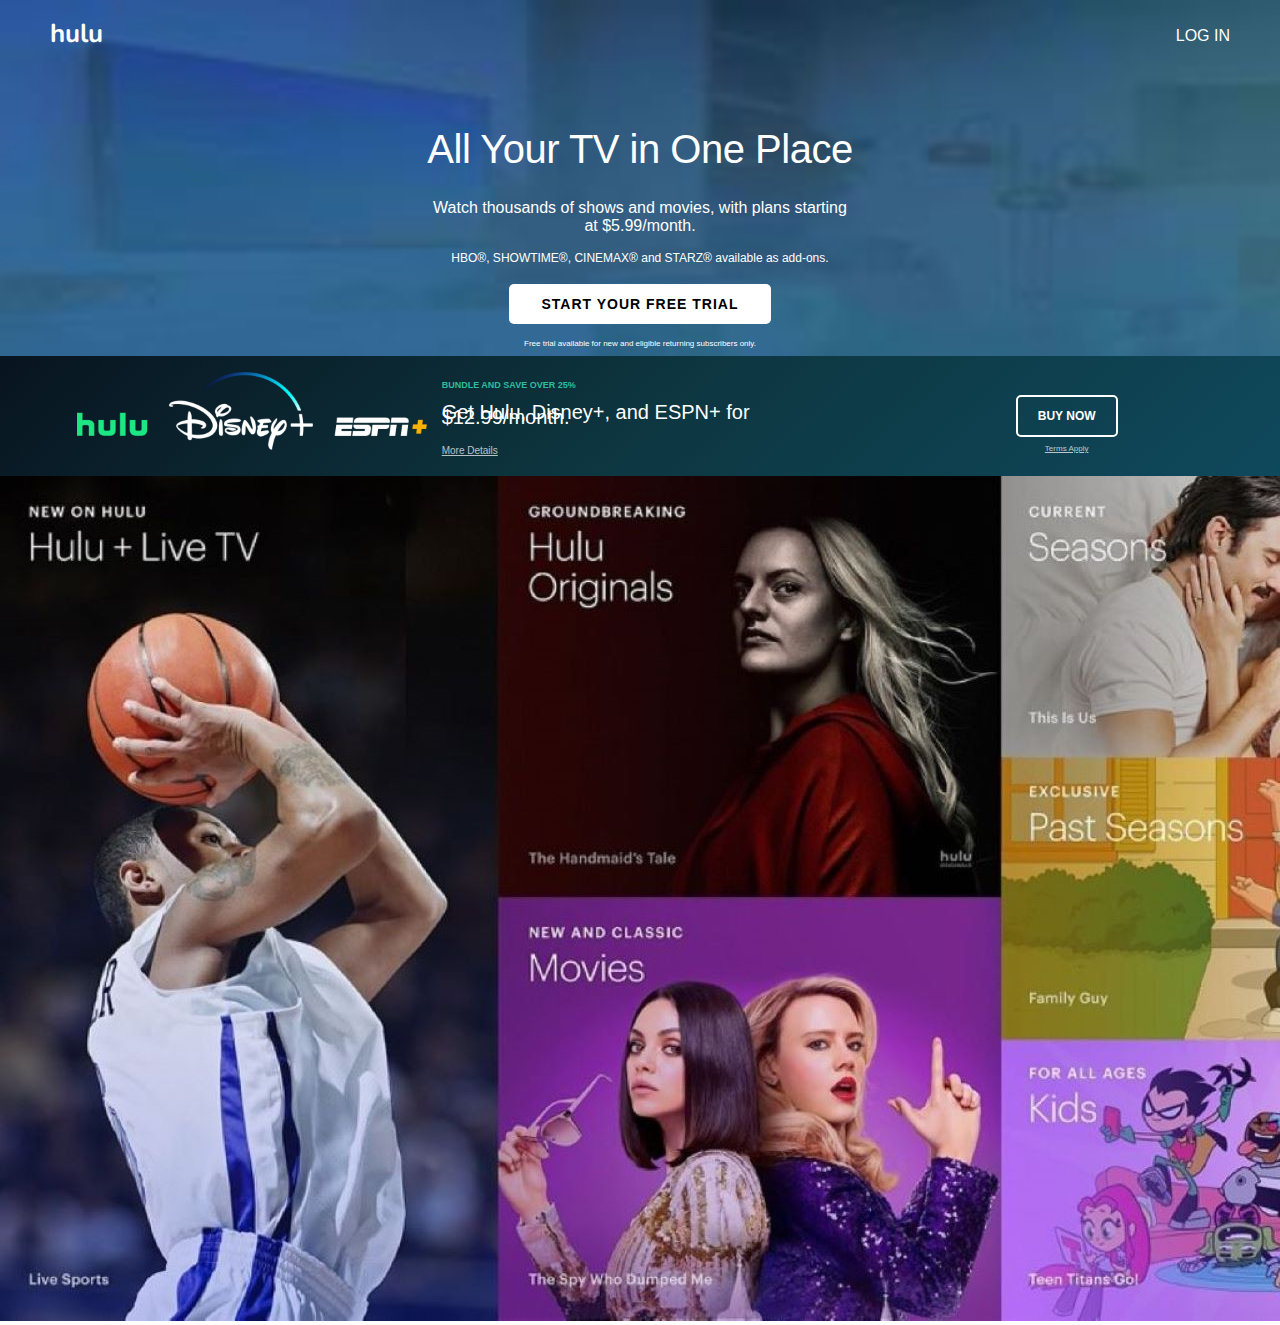
<file: index.html>
<!DOCTYPE html>
<html lang="en">
  <head>
    <meta charset="UTF-8" />
    <meta name="viewport" content="width=device-width, initial-scale=1.0" />
    <link rel="stylesheet" href="hu.css" />
    <link
      href="https://fonts.googleapis.com/css?family=Nunito:400,700&display=swap"
      rel="stylesheet"
    />
    <title>Recreate</title>
  </head>
  <body>
    <div
      class="maincontainer"
      style="background-image: url(./assets/1600-lifestyle-background@2x_1.jpg);"
    >
      <div id="logo">
        <p>hulu</p>
      </div>
      <div></div>
      <div class="log">
        <a id="login" href="https://signup.hulu.com/login">LOG IN</a>
      </div>

      <div></div>

      <div class="middle">
        <h1 id="allin">All Your TV in One Place</h1>
        <p>
          Watch thousands of shows and movies, with plans starting at
          $5.99/month.
        </p>
        <p id="premium">
          HBO®, SHOWTIME®, CINEMAX® and STARZ® available as add-ons.
        </p>
        <br />
        <a id="freetrial" href="https://signup.hulu.com/plans"
          >START YOUR FREE TRIAL</a
        >
        <br />
        <br />
        <p id="trial">
          Free trial available for new and eligible returning subscribers only.
        </p>
      </div>
      <div></div>
    </div>
    <div id="ribbon">
      <div id="leftthree">
        <p>
          <img src="./assets/D+_Logo_0_1_2resize.png" />
        </p>
      </div>

      <div id="middlethree">
        <p id="free">BUNDLE AND SAVE OVER 25%</p>
        <div>
          <p id="sports">Get Hulu, Disney+, and ESPN+ for $12.99/month.</p>
        </div>
        <div>
          <a id="more" href="https://www.hulu.com/welcome#">More Details</a>
        </div>
      </div>

      <div id="rightthree">
        <button
          class="button"
          onclick="window.location.href = 'https://signup.hulu.com/account';"
          type="button"
        >
          BUY NOW
        </button>
        <br />

        <div id="termbox">
          <a id="terms" href="https://www.hulu.com/terms/disney-bundle"
            >Terms Apply</a
          >
        </div>
      </div>
    </div>
    <div class="containertwo">
      <div id="middlefour">
        <img src="./assets/Welcome-ContentBlock-Tablet .jpg" />
      </div>
    </div>
  </body>
</html>
</file>
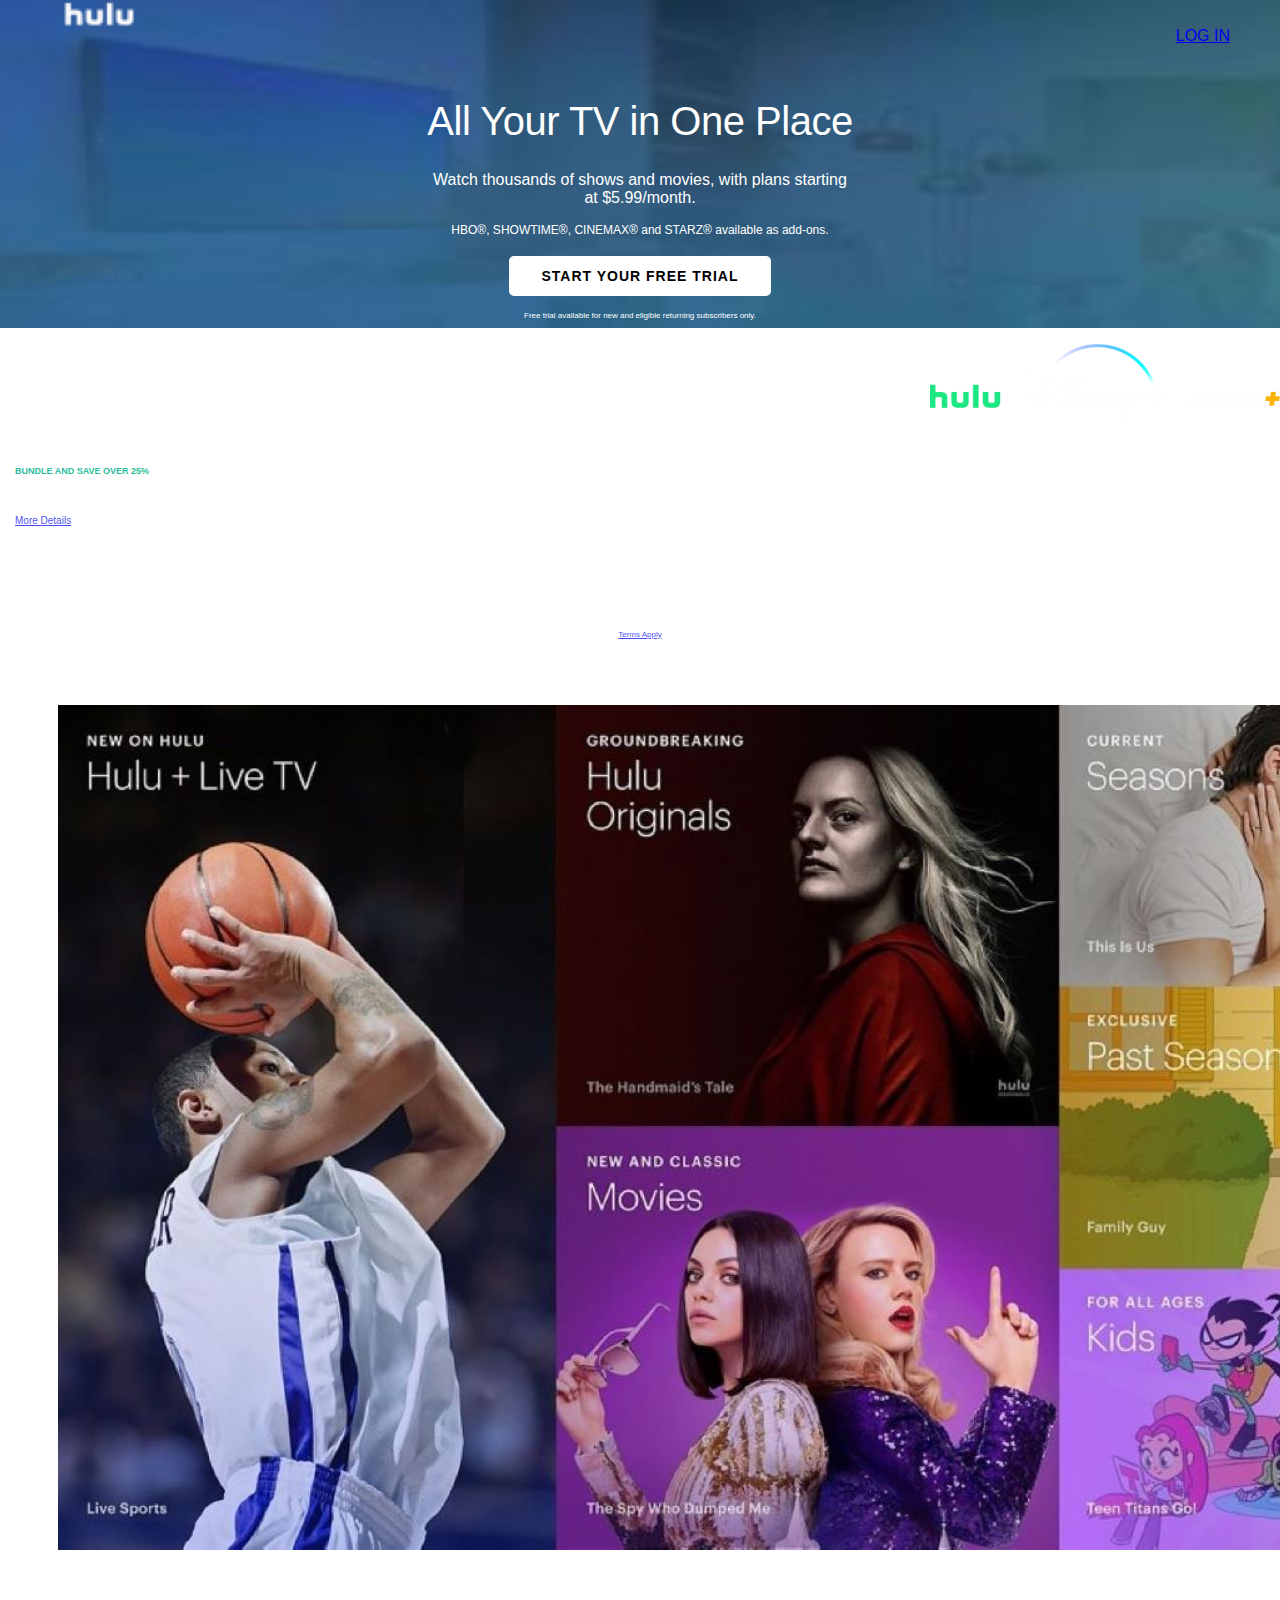
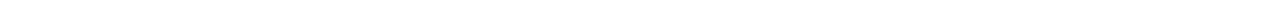
<file: website.html>
<!DOCTYPE html>
<html lang="en">
  <head>
    <meta charset="UTF-8" />
    <meta name="viewport" content="width=device-width, initial-scale=1.0" />
    <link rel="stylesheet" href="hu.css" />
    <title>Recreate</title>
  </head>
  <body>
    <div
      class="maincontainer"
      style="background-image: url(./assets/1600-lifestyle-background@2x_1.jpg);"
    >
      <div id="logo">
        <img src="./assets/hulu-white (2).png" />
      </div>
      <div></div>
      <div class="log">
        <a href="https://signup.hulu.com/login">LOG IN</a>
      </div>

      <div></div>

      <div class="middle">
        <h1 id="allin">All Your TV in One Place</h1>
        <p>
          Watch thousands of shows and movies, with plans starting at
          $5.99/month.
        </p>
        <p id="premium">HBO®, SHOWTIME®, CINEMAX® and STARZ® available as add-ons.</p>
        <br />
        <a id="freetrial" href="https://signup.hulu.com/login;"
          >START YOUR FREE TRIAL</a
        >
        <br />
        <br />
        <p id="trial">
          Free trial available for new and eligible returning subscribers only.
        </p>
      </div>
      <div></div>
    </div>
    <div class="ribbon">
      <div id="leftthree">
        <p>
          <img src="./assets/D+_Logo_0_1_2resize.png" />
        </p>
      </div>

      <div id="middlethree">
        <p id="free">BUNDLE AND SAVE OVER 25%</p>
        <div>
          <p id="sports">Get Hulu, Disney+, and ESPN+ for $12.99/month.</p>
        </div>
        <div id="more">
          <a href="https://www.hulu.com/welcome#">More Details</a>
        </div>
      </div>

      <div id="rightthree">
        <button class="button" type="button">BUY NOW</button>
        <br />
        <br />
        <div id="terms">
          <a href="https://www.hulu.com/terms/disney-bundle">Terms Apply</a>
        </div>
      </div>
    </div>
    <div class="containertwo">
      <div id="leftfour"></div>

      <div id="middlefour">
        <p>
          <img src="./assets/Welcome-ContentBlock-Tablet .jpg" />
        </p>
      </div>
      <div id="outside">
        <p>lorem15</p>
      </div>
    </div>
  </body>
</html>
</file>
<file: hu.css>
body {
  color: white;
  font-family: "Graphik", Helvetica, Arial, sans-serif;
  margin: 0;
}

#logo {
  font-size: 26px;
  font-weight: bolder;
  font-family: Nunito;
  /* padding-top: 5px; */
  padding-bottom: 15px;
  margin-top: -10px;
  margin-bottom: 8px;
  margin-left: 50px;
}

.log {
  text-align: right;
  padding-top: 23px;
  padding-bottom: 17px;
  margin-top: 4px;
  margin-bottom: 4px;
  margin-right: 50px;
  padding-top: 23px;
  padding-bottom: 17px;
}

a#login:link {
  color: white;
  text-decoration: none;
}

a#login:visited {
  color: white;
  text-decoration: none;
}
a#login:hover {
  color: lightgray;
  text-decoration: none;
}

.maincontainer {
  display: grid;
  grid-template-columns: 1fr 1fr 1fr;
  grid-auto-rows: minmax(50px, auto);
  background-size: cover;
}

#freetrial {
  /* border: 1px solid transparent; */
  border-radius: 5px;
  background-color: white;
  padding: 12px 32px;
  color: black;
  margin: auto;
  font-weight: 700;
  text-decoration: none;
  font-size: 14px;
  letter-spacing: 1px;
}

.middle {
  grid-column: 2/3;
  row-gap: 100px;
  text-align: center;
}

#allin {
  font-size: 40px;
  letter-spacing: -0.5px;
  font-weight: lighter;
}

#premium {
  font-size: 12px;
}

#trial {
  font-size: 8px;
}
#ribbon {
  display: grid;
  grid-template-columns: 1fr 1fr 1fr;
  grid-template-rows: 120px;
  background: linear-gradient(
    318.68deg,
    #0f495c 0%,
    #0d3640 49.72%,
    #08141f 100%
  );
}

#rightthree {
  text-align: center;
  padding: 50px;
}

#middlethree {
  padding: 15px;
}

#sports {
  font-size: 20px;
  line-height: 5px;
}

#free {
  color: #2dbd9d;
  font-size: 9px;
  font-weight: bold;
}

#more {
  font-size: 10px;
  text-decoration: underline;
  color: white;
  margin-top: -5px;
  opacity: 0.7;
  line-height: 10px;
}
.button {
  border: 2px solid white;
  background: transparent;
  border-radius: 5px;
  padding: 12px 20px;
  font-size: 12px;
  font-weight: 600;
  color: white;
  margin-top: -20px;
}

#leftthree {
  text-align: right;
}

.containertwo {
  display: grid;
  grid-template-columns: 1fr;
  grid-auto-rows: minmax(10px, auto);
  margin-top: 0px;
  margin-right: 200px;
}

#middlefour {
  grid-column: 2/3;
  margin-left: auto;
  margin-right: auto;
}

#terms {
  font-size: 8px;
  text-decoration: underline;
  color: #ffffff;
  opacity: 0.7;
  margin-top: -10px;
}
</file>
